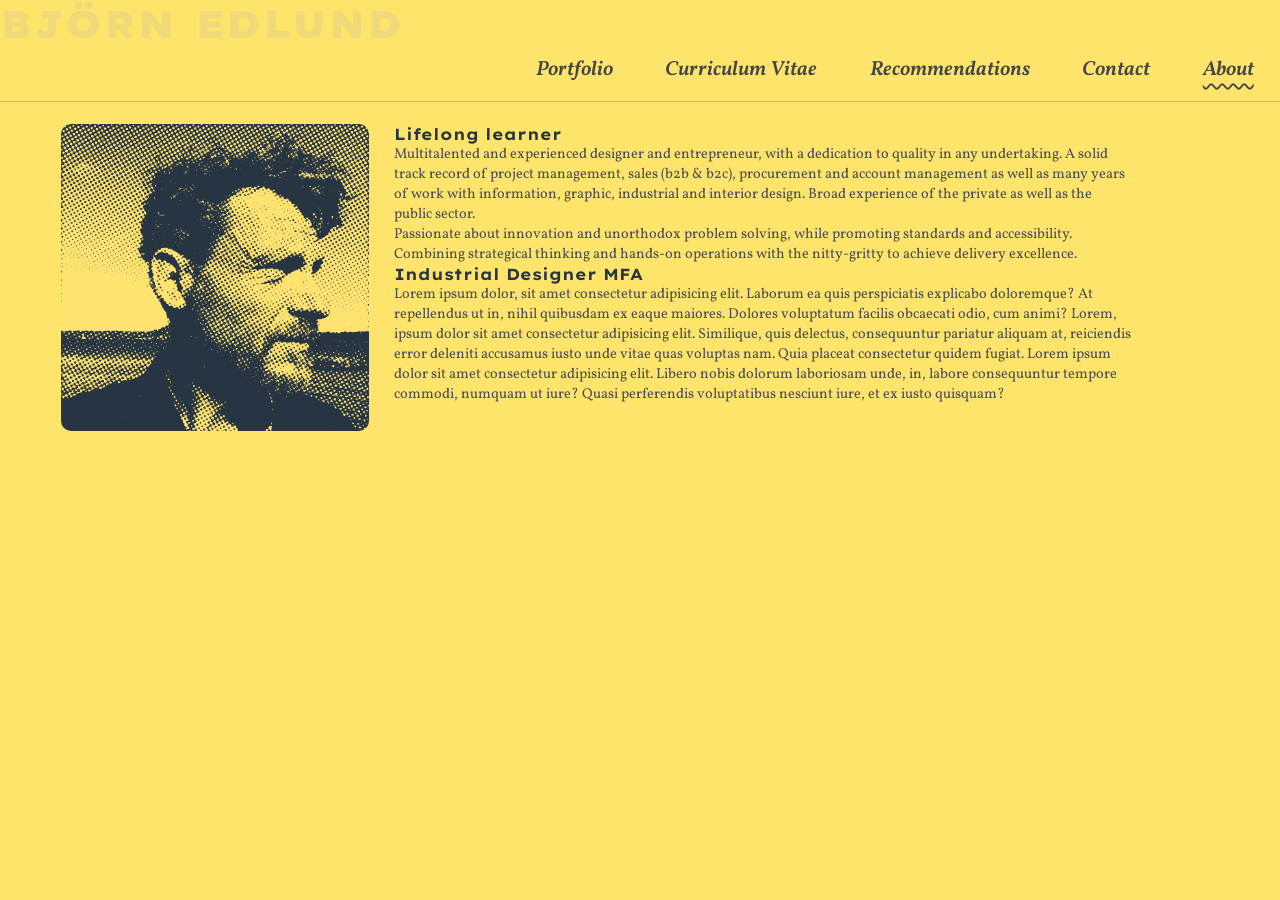
<file: index.html>
<!DOCTYPE html>
<html lang="en">
  <head>
    <link rel="stylesheet" href="css/style.css" />
    <meta charset="UTF-8" />
    <link rel="preconnect" href="https://fonts.googleapis.com" />
    <link rel="preconnect" href="https://fonts.gstatic.com" crossorigin />
    <link
      href="https://fonts.googleapis.com/css2?family=Lexend+Exa:wght@100;200;300;400;500;600;700;800;900&family=Montserrat:ital,wght@0,100;0,200;0,300;0,400;0,500;0,600;0,700;0,800;0,900;1,100;1,200;1,300;1,400;1,500;1,600;1,700;1,800;1,900&family=Vollkorn:ital,wght@0,400;0,500;0,600;0,700;0,800;0,900;1,400;1,500;1,600;1,700;1,800;1,900&display=swap"
      rel="stylesheet"
    />
    <title>ABOUT Björn Edlund</title>
  </head>
  <body>
    <div class="container about-container">
      <header class="header about-header">
        <h2 class="header__h1 about-header__h1">Björn Edlund</h2>
        <h3 class="smallmedia-headline">About</h3>
        <nav class="navbar about-navbar">
          <div class="navbar-foldout-container">
            <input
              class="navbar-menu__button"
              type="checkbox"
              role="”button”"
              tabindex="”0”"
              aria-expanded="false"
              aria-controls="menu"
              aria-label="Open the menu"
            />
            <menu class="navbar-menu about-navbar-menu">
              <li class="menu__item">
                <a class="menu__link" href="portfolio.html">Portfolio</a>
              </li>
              <li class="menu__item">
                <a class="menu__link" href="cv.html">Curriculum Vitae</a>
              </li>
              <li class="menu__item">
                <a class="menu__link" href="recommendations.html"
                  >Recommendations</a
                >
              </li>
              <li class="menu__item">
                <a class="menu__link" href="contact.html">Contact</a>
              </li>
              <li class="menu__item">
                <a class="menu__link menu__link_current" href="index.html"
                  >About</a
                >
              </li>
            </menu>
          </div>
        </nav>
      </header>
      <figure class="figure about-figure">
        <div class="hover-box">
          <img class="box__img" src="img/bjorn_ht-b.png" alt="Björn Edlund" />
          <img
            class="box__img_hover"
            src="img/bjorn_ht-b-colour.png"
            alt="Björn Edlund"
          />
        </div>
      </figure>
      <main class="main about-main" id="main-content">
        <section class="main-section about-main-section">
          <h4 class="main__h4 about-main-section__h4">Lifelong learner</h4>
          <p>
            Multitalented and experienced designer and entrepreneur, with a
            dedication to quality in any undertaking. A solid track record of
            project management, sales (b2b & b2c), procurement and account
            management as well as many years of work with information, graphic,
            industrial and interior design. Broad experience of the private as
            well as the public sector. <br />
            Passionate about innovation and unorthodox problem solving, while
            promoting standards and accessibility. Combining strategical
            thinking and hands-on operations with the nitty-gritty to achieve
            delivery excellence.
          </p>

          <h4 class="main__h4 about-main-section__h4">
            Industrial Designer MFA
          </h4>
          <p>
            Lorem ipsum dolor, sit amet consectetur adipisicing elit.
            <span>Laborum</span> ea quis perspiciatis explicabo doloremque? At
            repellendus ut in, nihil quibusdam ex eaque maiores. Dolores
            voluptatum facilis obcaecati odio, cum animi? Lorem, ipsum dolor sit
            amet consectetur adipisicing elit. Similique, quis delectus,
            consequuntur pariatur aliquam at, reiciendis error deleniti
            accusamus iusto unde vitae quas voluptas nam. Quia placeat
            consectetur quidem fugiat. Lorem ipsum dolor sit amet consectetur
            adipisicing elit. Libero nobis dolorum laboriosam unde, in, labore
            consequuntur tempore commodi, numquam ut iure? Quasi perferendis
            voluptatibus nesciunt iure, et ex iusto quisquam?
          </p>
        </section>
      </main>

      <footer class="footer about-footer"></footer>
    </div>
  </body>
</html>
</file>
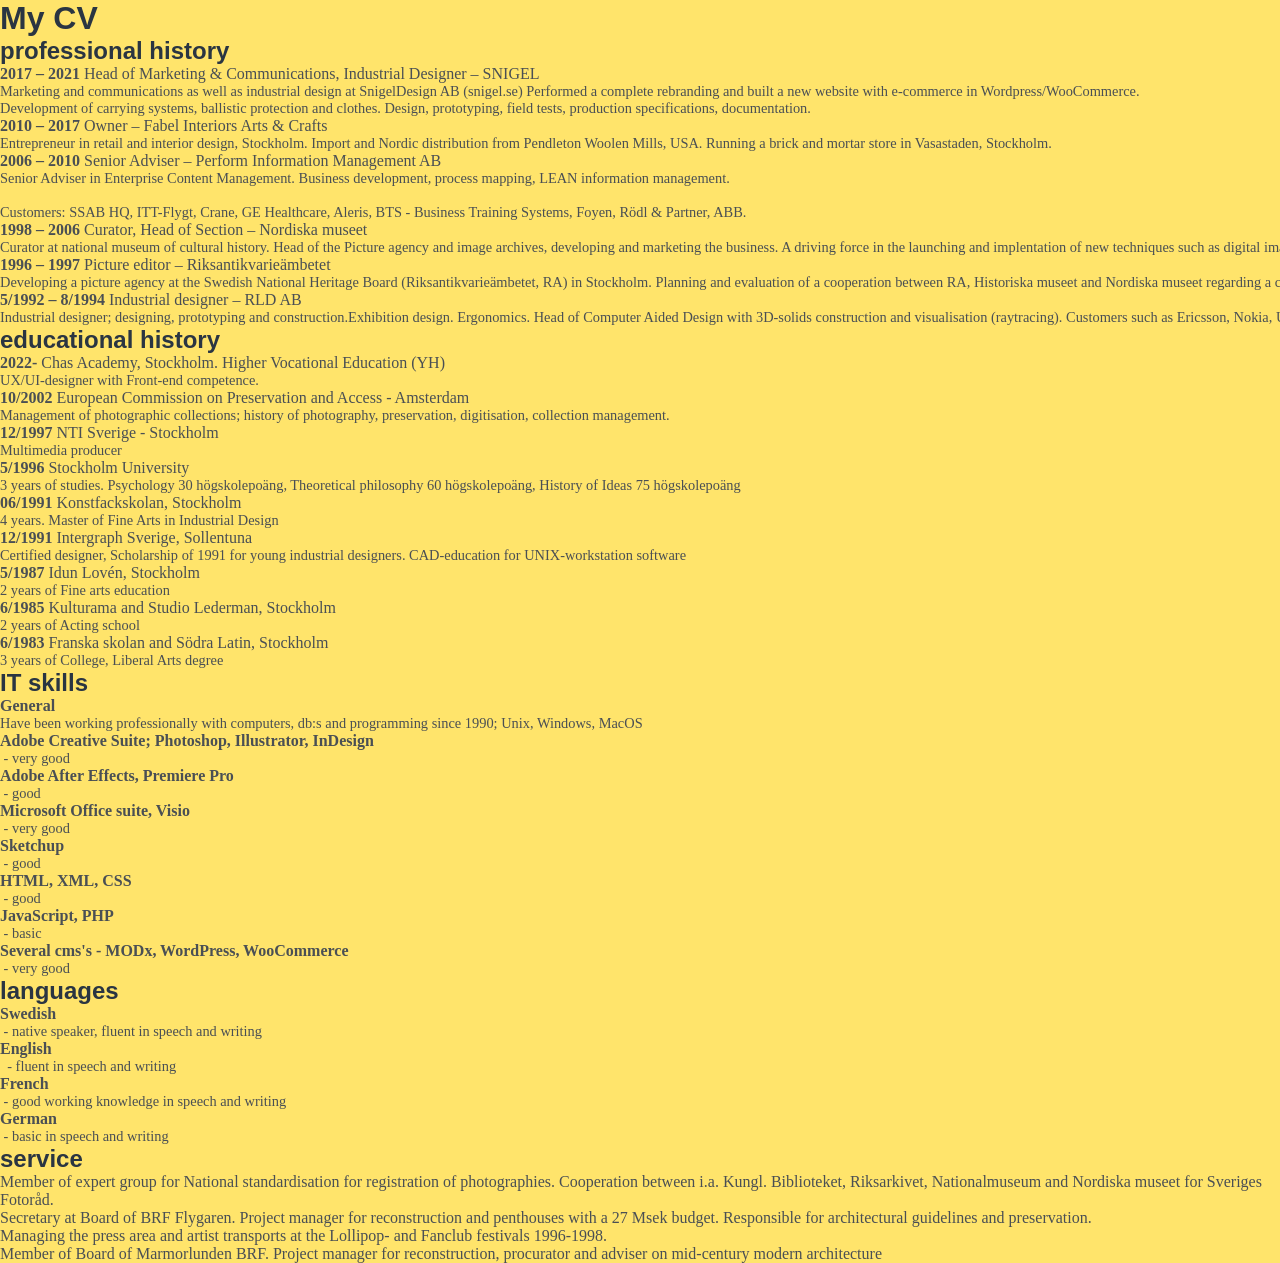
<file: codealong.html>
<!DOCTYPE html>
<html lang="en">
  <head>
    <meta charset="UTF-8" />
    <meta http-equiv="X-UA-Compatible" content="IE=edge" />
    <meta name="viewport" content="width=device-width, initial-scale=1.0" />
    <link rel="stylesheet" href="css/style.css" />
    <title>CV</title>
  </head>
  <body>
    <h1>My CV</h1>
    <h3 class="status">
      Please wait while i fetch CV data
      <div class="lds-ellipsis">
        <div></div>
        <div></div>
        <div></div>
        <div></div>
      </div>
    </h3>

    <section class="myList"></section>
    <script src="js/script.js" defer></script>
  </body>
</html>
</file>
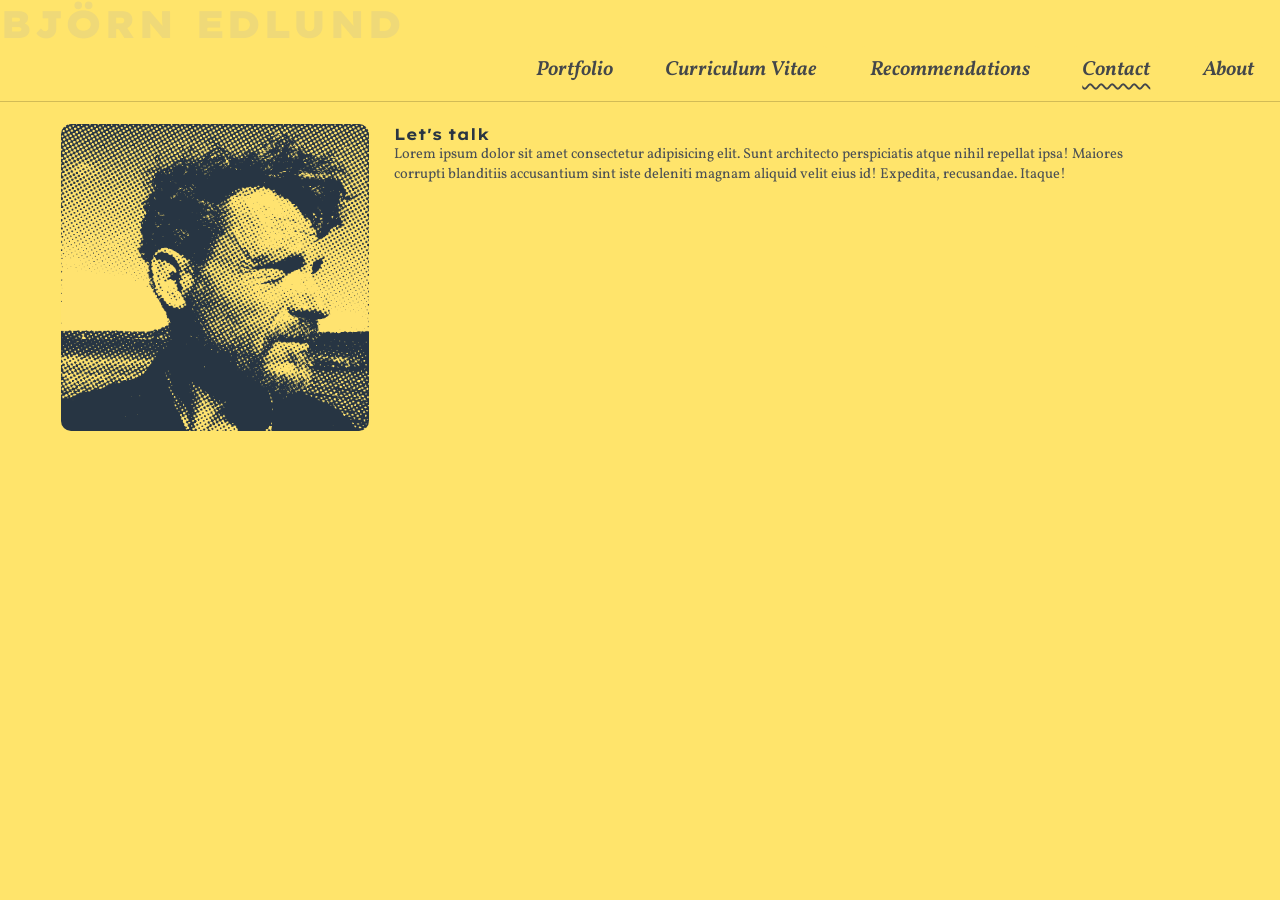
<file: contact.html>
<!DOCTYPE html>
<html lang="en">
  <head>
    <link rel="stylesheet" href="css/style.css" />
    <meta charset="UTF-8" />
    <link rel="preconnect" href="https://fonts.googleapis.com" />
    <link rel="preconnect" href="https://fonts.gstatic.com" crossorigin />
    <link
      href="https://fonts.googleapis.com/css2?family=Lexend+Exa:wght@100;200;300;400;500;600;700;800;900&family=Montserrat:ital,wght@0,100;0,200;0,300;0,400;0,500;0,600;0,700;0,800;0,900;1,100;1,200;1,300;1,400;1,500;1,600;1,700;1,800;1,900&family=Vollkorn:ital,wght@0,400;0,500;0,600;0,700;0,800;0,900;1,400;1,500;1,600;1,700;1,800;1,900&display=swap"
      rel="stylesheet"
    />
    <title>CONTACT Björn Edlund</title>
  </head>
  <body>
    <div class="container contact-container">
      <header class="header contact-header">
        <h1 class="header__h1 contact-header__h1">Björn Edlund</h1>
        <h3 class="smallmedia-headline">Contact</h3>
        <nav class="navbar contact-navbar">
          <div class="navbar-foldout-container">
            <input
              class="navbar-menu__button"
              type="checkbox"
              role="”button”"
              tabindex="”0”"
              aria-expanded="false"
              aria-controls="menu"
              aria-label="Open the menu"
            />
            <menu class="navbar-menu contact-navbar-menu">
              <li class="menu__item">
                <a class="menu__link" href="portfolio.html">Portfolio</a>
              </li>
              <li class="menu__item">
                <a class="menu__link" href="cv.html">Curriculum Vitae</a>
              </li>
              <li class="menu__item">
                <a class="menu__link" href="recommendations.html"
                  >Recommendations</a
                >
              </li>
              <li class="menu__item">
                <a class="menu__link menu__link_current" href="contact.html"
                  >Contact</a
                >
              </li>
              <li class="menu__item">
                <a class="menu__link" href="index.html">About</a>
              </li>
            </menu>
          </div>
        </nav>
      </header>
      <figure class="figure contact-figure">
        <div class="hover-box">
          <img class="box__img" src="img/bjorn_ht-b.png" alt="Björn Edlund" />
          <img
            class="box__img_hover"
            src="img/bjorn_ht-b-colour.png"
            alt="NASA image of Saturn"
          />
        </div>
      </figure>
      <!-- <img src="img/circ2.svg" alt="circles"> -->
      <main class="main contact-main" id="main-content">
        <section class="main-section contact-main-section">
          <h4 class="main__h4 contact-main-section__h4">Let's talk</h4>
          <p>
            Lorem ipsum dolor sit amet consectetur adipisicing elit. Sunt
            architecto perspiciatis atque nihil repellat ipsa! Maiores corrupti
            blanditiis accusantium sint iste deleniti magnam aliquid velit eius
            id! Expedita, recusandae. Itaque!
          </p>
          <!-- <p>
            No matter the size or complexity of your project, no matter how
            urgent or how ethereal your ideas; please don't hesitate to contact
            me. Every invention, every theory, every work of art or engineering
            started with a question. Not all will be easily answered, if ever.
            But the more you engage in them, the better you get at seeing the
            patterns and honoring the clues. etc blah blah
          </p> -->
        </section>
      </main>

      <footer class="footer contact-footer"></footer>
    </div>
  </body>
</html>
</file>
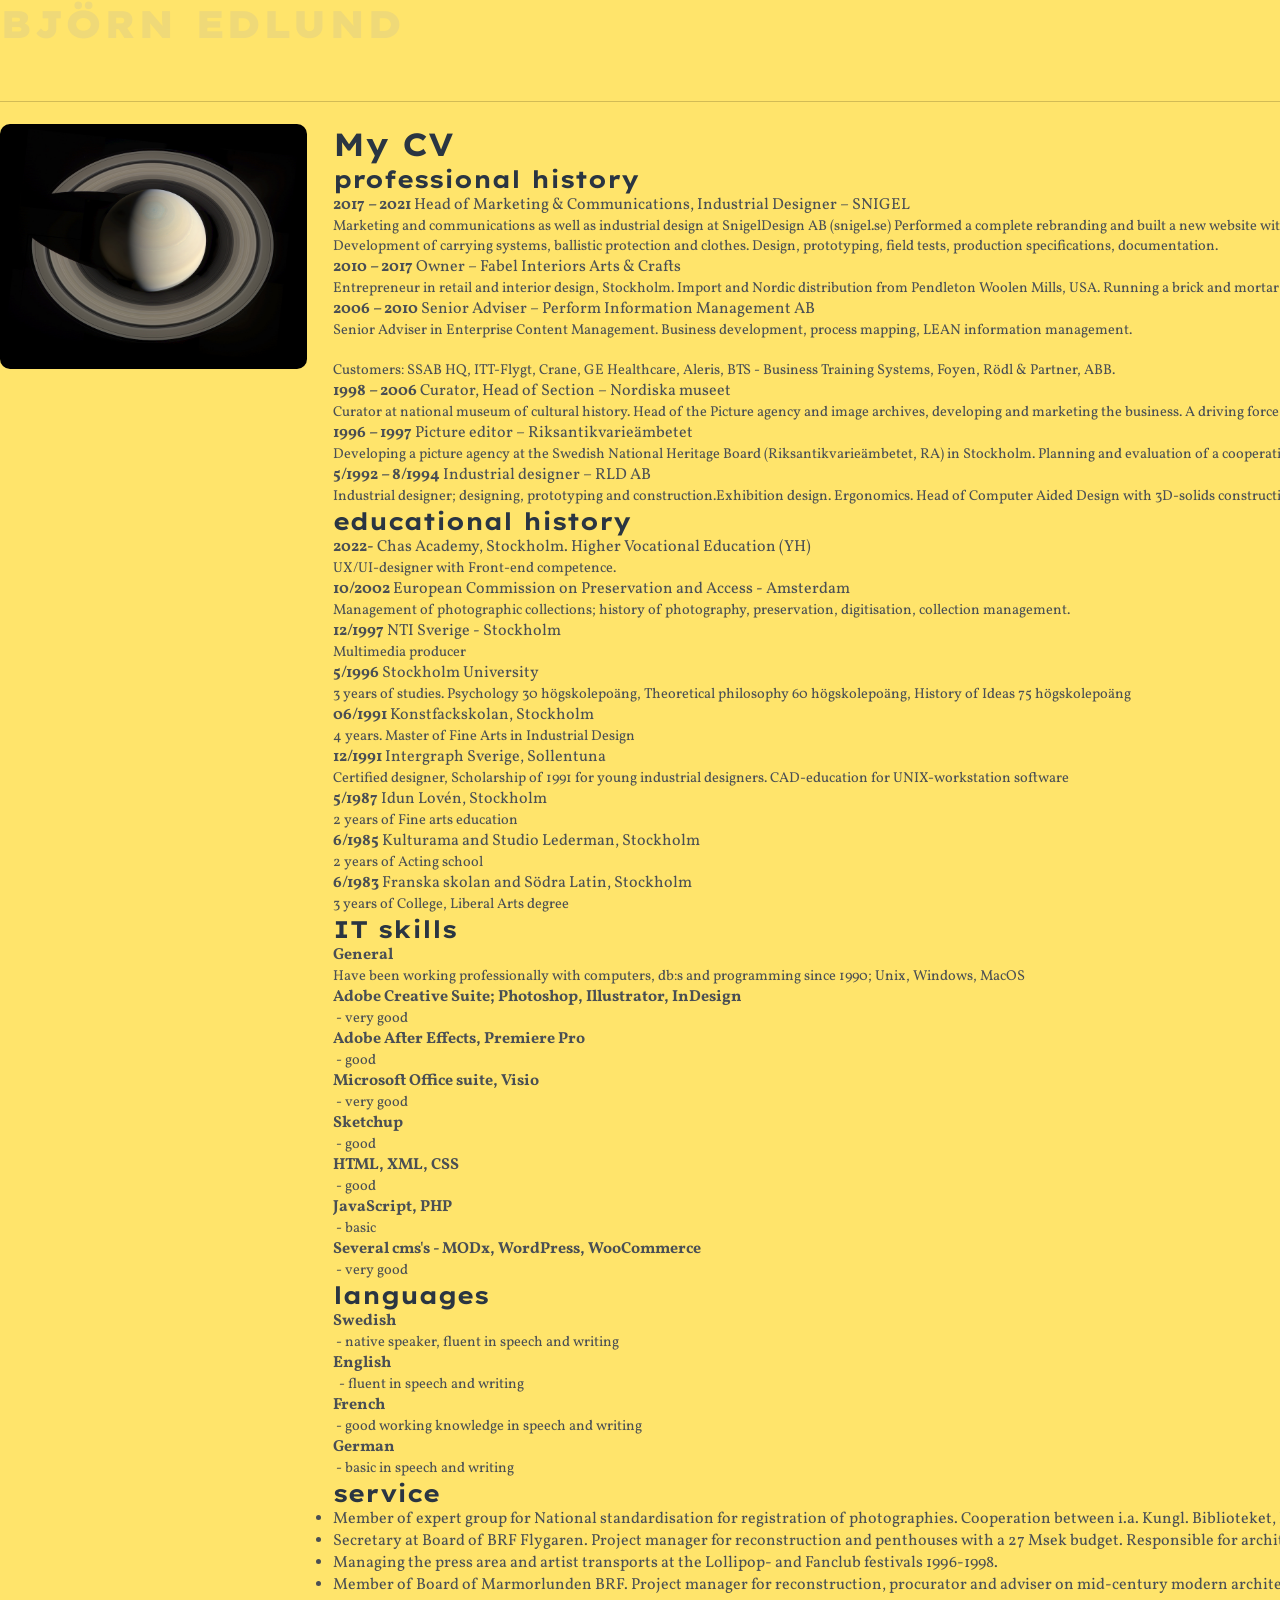
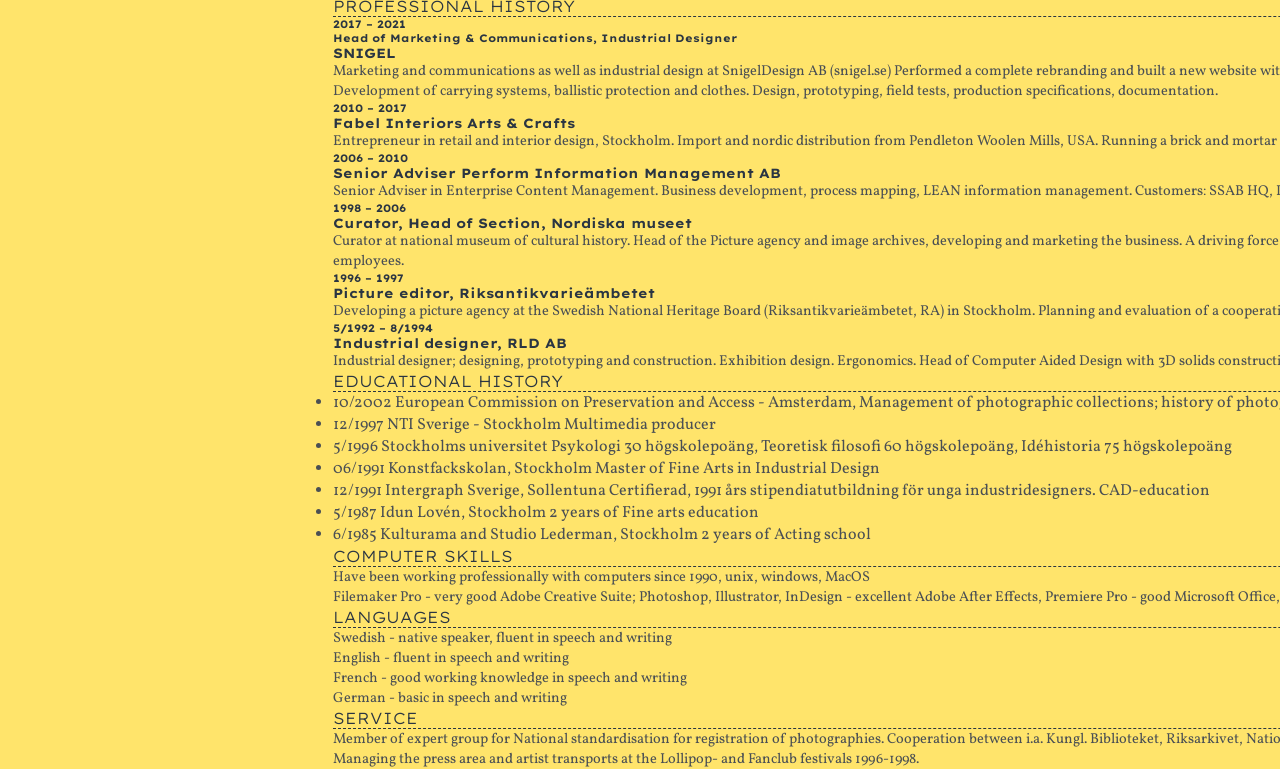
<file: cv.html>
<!DOCTYPE html>
<html lang="en">
  <head>
    <link rel="stylesheet" href="css/style.css" />
    <meta charset="UTF-8" />
    <link rel="preconnect" href="https://fonts.googleapis.com" />
    <link rel="preconnect" href="https://fonts.gstatic.com" crossorigin />
    <link
      href="https://fonts.googleapis.com/css2?family=Lexend+Exa:wght@100;200;300;400;500;600;700;800;900&family=Titillium+Web:ital,wght@0,200;0,300;0,400;0,600;0,700;0,900;1,200;1,300;1,400;1,600;1,700&family=Montserrat:ital,wght@0,100;0,200;0,300;0,400;0,500;0,600;0,700;0,800;0,900;1,100;1,200;1,300;1,400;1,500;1,600;1,700;1,800;1,900&family=Vollkorn:ital,wght@0,400;0,500;0,600;0,700;0,800;0,900;1,400;1,500;1,600;1,700;1,800;1,900&display=swap"
      rel="stylesheet"
    />
    <script src="js/script.js" defer></script>
    <title>CV Björn Edlund</title>
  </head>
  <body>
    <div class="container cv-container">
      <header class="header cv-header">
        <h1 class="header__h1 cv-header__h1">Björn Edlund</h1>
        <h3 class="smallmedia-headline">Curriculum Vitae</h3>
        <nav class="navbar cv-navbar">
          <div class="navbar-foldout-container">
            <input
              class="navbar-menu__button"
              type="checkbox"
              role="”button”"
              tabindex="”0”"
              aria-expanded="false"
              aria-controls="menu"
              aria-label="Open the menu"
            />
            <menu class="navbar-menu cv-navbar-menu">
              <li class="menu__item">
                <a class="menu__link" href="portfolio.html">Portfolio</a>
              </li>
              <li class="menu__item">
                <a class="menu__link menu__link_current" href="cv.html"
                  >Curriculum Vitae</a
                >
              </li>
              <li class="menu__item">
                <a class="menu__link" href="recommendations.html"
                  >Recommendations</a
                >
              </li>
              <li class="menu__item">
                <a class="menu__link" href="contact.html">Contact</a>
              </li>
              <li class="menu__item">
                <a class="menu__link" href="index.html">About</a>
              </li>
            </menu>
          </div>
        </nav>
      </header>
      <figure class="figure cv-figure">
        <div class="hover-box">
          <img
            class="box__img"
            src="img/saturn20131017.jpg"
            alt="NASA image of Saturn"
          />
          <img
            class="box__img_hover"
            src="img/saturn20131017.jpg"
            alt="NASA image of Saturn"
          />
        </div>
      </figure>
      <main class="main cv-main" id="main-content">
        <!-- dynamic replacement below. moved js ref to head-->
        <h1>My CV</h1>
        <h3 class="status">
          Please wait while i fetch CV data
          <div class="lds-ellipsis">
            <div></div>
            <div></div>
            <div></div>
            <div></div>
          </div>
        </h3>

        <section class="myList"></section>
        <!-- **** END of DYNAMIC CONTENT -->
        <section class="main-section cv-main-section">
          <h4 class="main__h4 cv-main-section__h4">PROFESSIONAL HISTORY</h4>
          <hr class="main-section__hr" />
          <p></p>
          <h6 class="cv-section-years__h6">2017 – 2021</h6>
          <h6 class="cv-section__h6">
            Head of Marketing & Communications, Industrial Designer
          </h6>
          <h5 class="cv-section__h5">SNIGEL</h5>
          <p>
            Marketing and communications as well as industrial design at
            SnigelDesign AB (snigel.se) Performed a complete rebranding and
            built a new website with e-commerce in Wordpress/WooCommerce.
          </p>
          <p>
            Development of carrying systems, ballistic protection and clothes.
            Design, prototyping, field tests, production specifications,
            documentation.
          </p>

          <h6 class="cv-section-years__h6">2010 – 2017</h6>
          <h5 class="cv-section__h5">Fabel Interiors Arts & Crafts</h5>
          <p>
            Entrepreneur in retail and interior design, Stockholm. Import and
            nordic distribution from Pendleton Woolen Mills, USA. Running a
            brick and mortar store in Vasastaden, Stockholm.
          </p>

          <h6 class="cv-section-years__h6">2006 – 2010</h6>

          <h5 class="cv-section__h5">
            Senior Adviser Perform Information Management AB
          </h5>
          <p>
            Senior Adviser in Enterprise Content Management. Business
            development, process mapping, LEAN information management.
            Customers: SSAB HQ, ITT-Flygt, Crane, GE Healthcare, Aleris, BTS,
            Business Training Systems, Foyen, Rödl & Partner, ABB.
          </p>

          <h6 class="cv-section-years__h6">1998 – 2006</h6>

          <h5 class="cv-section__h5">
            Curator, Head of Section, Nordiska museet
          </h5>
          <p>
            Curator at national museum of cultural history. Head of the Picture
            agency and image archives, developing and marketing the business. A
            driving force in the launching and implentation of new techniques
            such as digital image processing and storage. Managing and
            digitisation of large image collections (+ 6 millions). Consulting
            on national standardisation issues in the field of photography,
            digital images and metadata. Budgeting and managing 4 to 6
            employees.
          </p>

          <h6 class="cv-section-years__h6">1996 – 1997</h6>
          <h5 class="cv-section__h5">Picture editor, Riksantikvarieämbetet</h5>
          <p>
            Developing a picture agency at the Swedish National Heritage Board
            (Riksantikvarieämbetet, RA) in Stockholm. Planning and evaluation of
            a cooperation between RA, Historiska museet and Nordiska museet
            regarding a common agency and website. Design and development of a
            FileMaker ERP- system.
          </p>

          <h6 class="cv-section-years__h6">5/1992 – 8/1994</h6>
          <h5 class="cv-section__h5">Industrial designer, RLD AB</h5>
          <p>
            Industrial designer; designing, prototyping and construction.
            Exhibition design. Ergonomics. Head of Computer Aided Design with 3D
            solids construction and visualisation (raytracing). Customers such
            as Ericsson, Nokia, UBI, ICL, Fujitsu.
          </p>

          <h4 class="main__h4 cv-main-section__h4">EDUCATIONAL HISTORY</h4>
          <hr class="main-section__hr" />
          <ul class="cv-education__ul">
            <li class="cv__li">
              10/2002 European Commission on Preservation and Access -
              Amsterdam, Management of photographic collections; history of
              photography, preservation, digitisation, collection management.
            </li>
            <li class="cv__li">
              12/1997 NTI Sverige - Stockholm Multimedia producer
            </li>
            <li class="cv__li">
              5/1996 Stockholms universitet Psykologi 30 högskolepoäng,
              Teoretisk filosofi 60 högskolepoäng, Idéhistoria 75 högskolepoäng
            </li>
            <li class="cv__li">
              06/1991 Konstfackskolan, Stockholm Master of Fine Arts in
              Industrial Design
            </li>
            <li class="cv__li">
              12/1991 Intergraph Sverige, Sollentuna Certifierad, 1991 års
              stipendiatutbildning för unga industridesigners. CAD-education
            </li>
            <li class="cv__li">
              5/1987 Idun Lovén, Stockholm 2 years of Fine arts education
            </li>
            <li class="cv__li">
              6/1985 Kulturama and Studio Lederman, Stockholm 2 years of Acting
              school
            </li>
          </ul>

          <h4 class="main__h4 cv-main-section__h4">COMPUTER SKILLS</h4>
          <hr class="main-section__hr" />
          <p>
            Have been working professionally with computers since 1990, unix,
            windows, MacOS
          </p>
          <p>
            Filemaker Pro - very good Adobe Creative Suite; Photoshop,
            Illustrator, InDesign - excellent Adobe After Effects, Premiere Pro
            - good Microsoft Office, Visio - very good Sketchup - good HTML,
            XML, CSS - good Several cms - MODx, WordPress, WooCommerce - very
            good
          </p>

          <h4 class="main__h4 cv-main-section__h4">LANGUAGES</h4>
          <hr class="main-section__hr" />
          <p>
            Swedish - native speaker, fluent in speech and writing <br />
            English - fluent in speech and writing <br />
            French - good working knowledge in speech and writing <br />
            German - basic in speech and writing <br />
          </p>

          <h4 class="main__h4 cv-main-section__h4">SERVICE</h4>
          <hr class="main-section__hr" />
          <p>
            Member of expert group for National standardisation for registration
            of photographies. Cooperation between i.a. Kungl. Biblioteket,
            Riksarkivet, Nationalmuseum and Nordiska museet for Sveriges
            Fotoråd. Secretary at BRF Flygaren. Project manager for
            reconstruction and penthouses with a 27 Msek budget. Responsible for
            architectural guidelines and preservation.
          </p>
          <p>
            Managing the press area and artist transports at the Lollipop- and
            Fanclub festivals 1996-1998.
          </p>
        </section>
      </main>
    </div>
  </body>
</html>
</file>
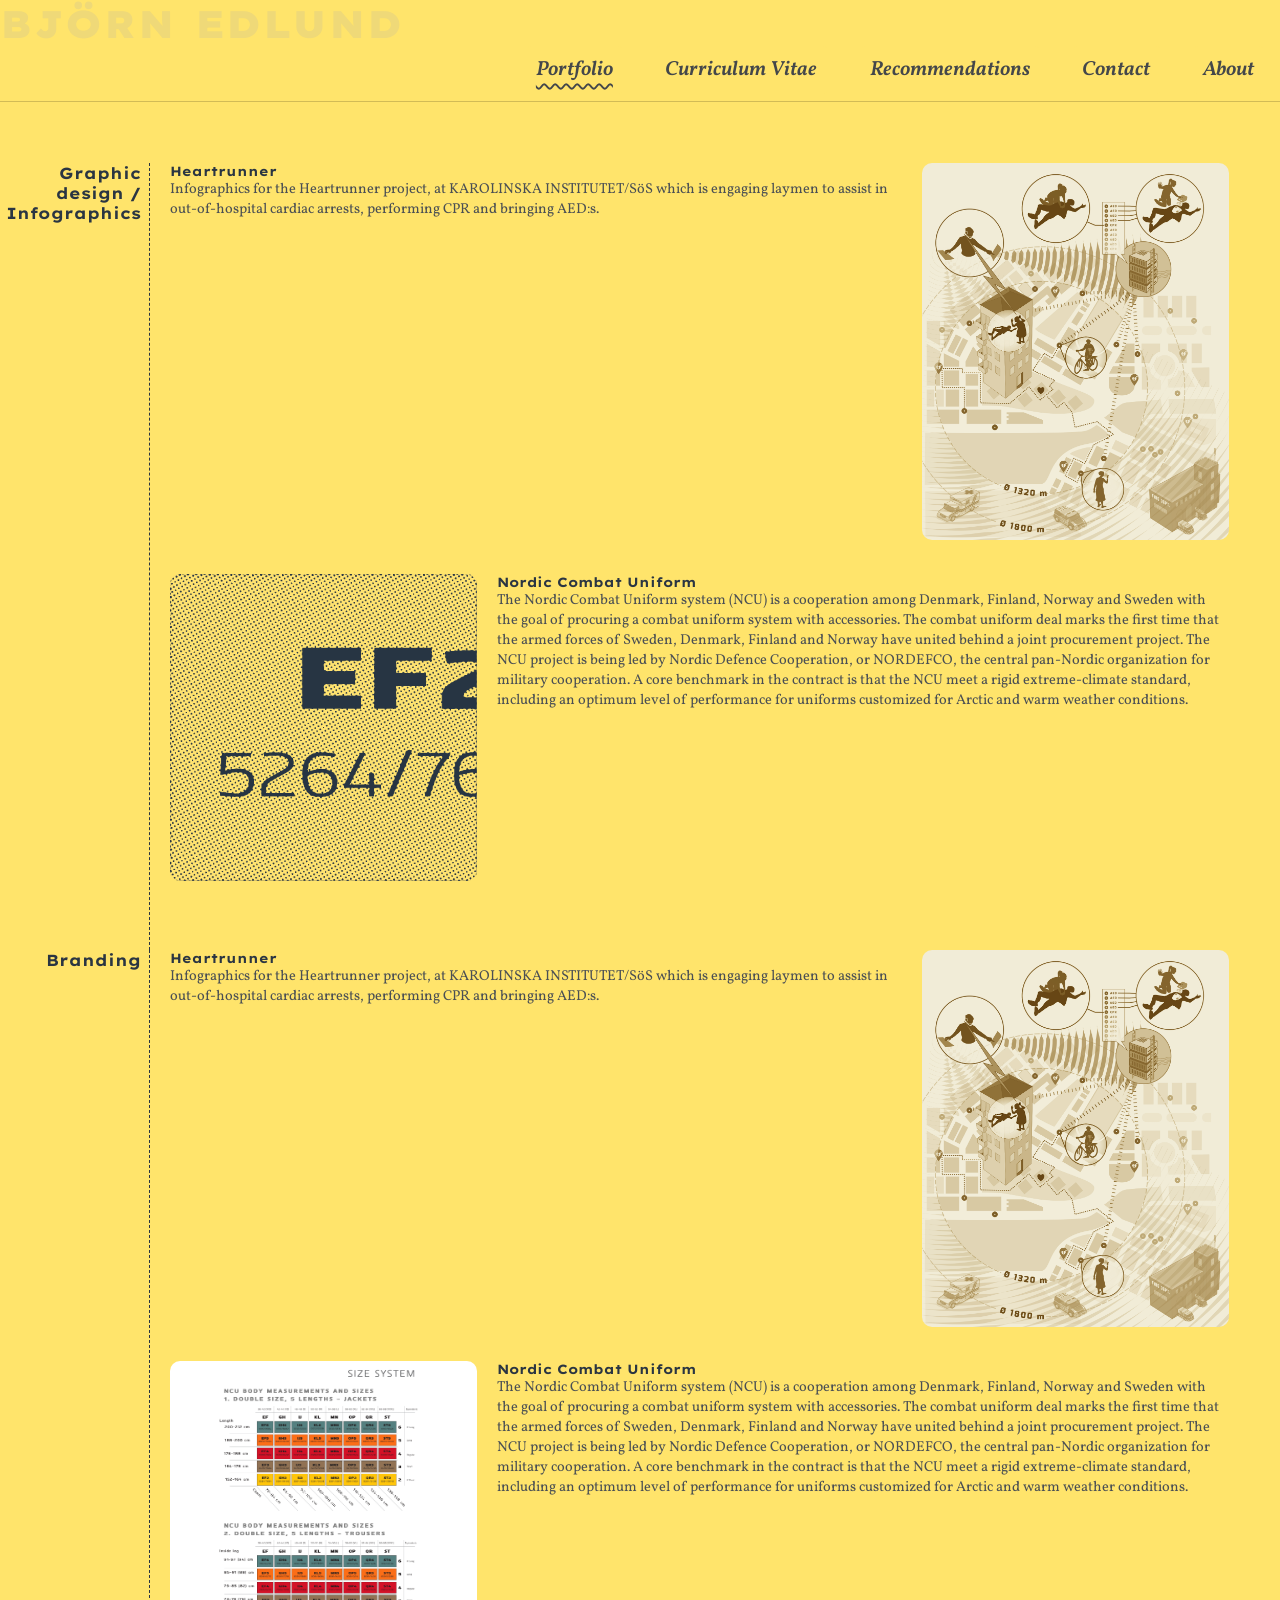
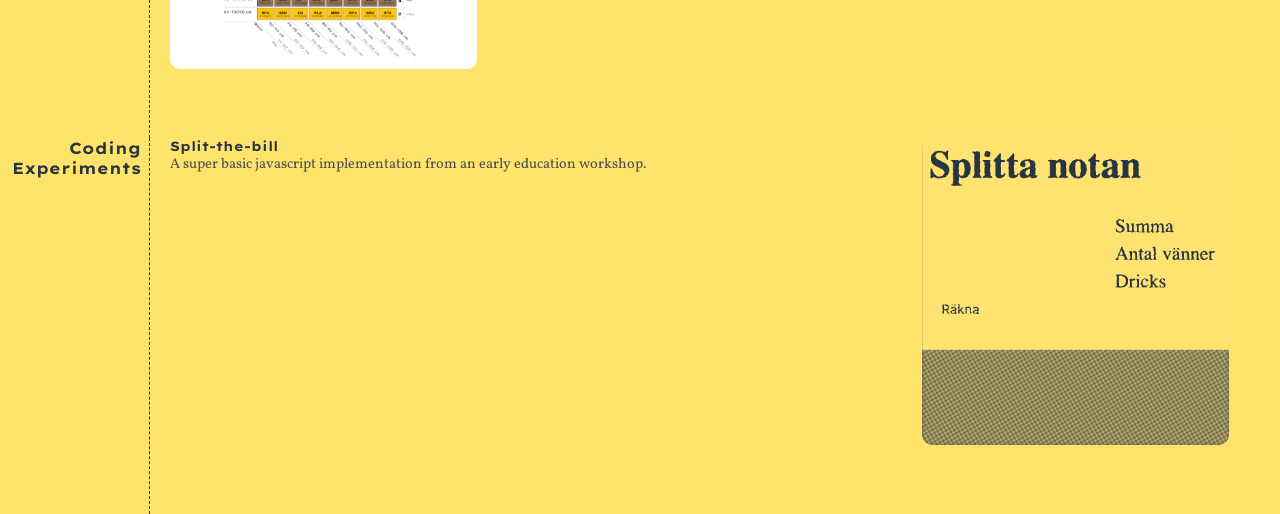
<file: portfolio.html>
<!DOCTYPE html>
<html lang="en">
  <head>
    <link rel="stylesheet" href="css/style.css" />
    <meta charset="UTF-8" />
    <link rel="preconnect" href="https://fonts.googleapis.com" />
    <link rel="preconnect" href="https://fonts.gstatic.com" crossorigin />
    <link
      href="https://fonts.googleapis.com/css2?family=Lexend+Exa:wght@100;200;300;400;500;600;700;800;900&family=Montserrat:ital,wght@0,100;0,200;0,300;0,400;0,500;0,600;0,700;0,800;0,900;1,100;1,200;1,300;1,400;1,500;1,600;1,700;1,800;1,900&family=Vollkorn:ital,wght@0,400;0,500;0,600;0,700;0,800;0,900;1,400;1,500;1,600;1,700;1,800;1,900&display=swap"
      rel="stylesheet"
    />
    <script src="js/github.js" defer></script>
    <title>PORTFOLIO Björn Edlund</title>
  </head>
  <body>
    <div class="container portfolio-container">
      <header class="header portfolio-header">
        <h1 class="header__h1 portfolio-header__h1">Björn Edlund</h1>
        <h3 class="smallmedia-headline">Portfolio</h3>
        <nav class="navbar portfolio-navbar">
          <div class="navbar-foldout-container">
            <input
              class="navbar-menu__button"
              type="checkbox"
              role="”button”"
              tabindex="”0”"
              aria-expanded="false"
              aria-controls="menu"
              aria-label="Open the menu"
            />
            <menu class="navbar-menu portfolio-navbar-menu">
              <li class="menu__item">
                <a class="menu__link menu__link_current" href="portfolio.html"
                  >Portfolio</a
                >
              </li>
              <li class="menu__item">
                <a class="menu__link" href="cv.html">Curriculum Vitae</a>
              </li>
              <li class="menu__item">
                <a class="menu__link" href="recommendations.html"
                  >Recommendations</a
                >
              </li>
              <li class="menu__item">
                <a class="menu__link" href="contact.html">Contact</a>
              </li>
              <li class="menu__item">
                <a class="menu__link" href="index.html">About</a>
              </li>
            </menu>
          </div>
        </nav>
      </header>
      <div class="wrapper">
        <main class="main portfolio-main" id="main-content">
          <section class="main-section portfolio-main-section">
            <header class="portfolio-section-header">
              <h4 class="section__h4 portfolio-section__h4">
                Graphic design / Infographics
              </h4>
            </header>

            <div class="portfolio-articles">
              <article class="portfolio-main-article_odd">
                <figure>
                  <div class="hover-box">
                    <img
                      class="box__img"
                      src="img/Hrunner-state2_v-sepia.png"
                      alt="Heartrunner infographics"
                    />
                    <img
                      class="box__img_hover"
                      src="img/Hrunner-state2_v4.png"
                      alt="Heartrunner infographics"
                    />
                  </div>
                </figure>

                <div>
                  <h5>Heartrunner</h5>
                  <p>
                    Infographics for the Heartrunner project, at KAROLINSKA
                    INSTITUTET/SöS which is engaging laymen to assist in
                    out-of-hospital cardiac arrests, performing CPR and bringing
                    AED:s.
                  </p>
                </div>
              </article>
              <article class="portfolio-main-article_even">
                <figure>
                  <div class="hover-box">
                    <img
                      class="box__img"
                      src="img/NCU-clip_yellow-ht.png"
                      alt="Heartrunner infographics"
                    />
                    <img
                      class="box__img_hover"
                      src="img/NCU_measures.png "
                      alt="Heartrunner infographics"
                    />
                  </div>
                </figure>
                <div>
                  <h5>Nordic Combat Uniform</h5>
                  <p>
                    The Nordic Combat Uniform system (NCU) is a cooperation
                    among Denmark, Finland, Norway and Sweden with the goal of
                    procuring a combat uniform system with accessories. The
                    combat uniform deal marks the first time that the armed
                    forces of Sweden, Denmark, Finland and Norway have united
                    behind a joint procurement project. The NCU project is being
                    led by Nordic Defence Cooperation, or NORDEFCO, the central
                    pan-Nordic organization for military cooperation. A core
                    benchmark in the contract is that the NCU meet a rigid
                    extreme-climate standard, including an optimum level of
                    performance for uniforms customized for Arctic and warm
                    weather conditions.
                  </p>
                </div>
              </article>
            </div>
          </section>

          <section class="main-section portfolio-main-section">
            <header class="portfolio-section-header">
              <h4 class="section__h4 portfolio-section__h4">Branding</h4>
            </header>

            <div class="portfolio-articles">
              <article class="portfolio-main-article_odd">
                <figure>
                  <div class="hover-box">
                    <img
                      class="box__img"
                      src="img/Hrunner-state2_v-sepia.png"
                      alt="Heartrunner infographics"
                    />
                    <img
                      class="box__img_hover"
                      src="img/Hrunner-state2_v4.png"
                      alt="Heartrunner infographics"
                    />
                  </div>
                </figure>

                <div>
                  <h5>Heartrunner</h5>
                  <p>
                    Infographics for the Heartrunner project, at KAROLINSKA
                    INSTITUTET/SöS which is engaging laymen to assist in
                    out-of-hospital cardiac arrests, performing CPR and bringing
                    AED:s.
                  </p>
                </div>
              </article>
              <article class="portfolio-main-article_even">
                <figure>
                  <div class="hover-box">
                    <img
                      class="box__img"
                      src="img/NCU_measures.png"
                      alt="Heartrunner infographics"
                    />
                    <img
                      class="box__img_hover"
                      src="img/NCU_measures.png "
                      alt="Heartrunner infographics"
                    />
                  </div>
                </figure>
                <div>
                  <h5>Nordic Combat Uniform</h5>
                  <p>
                    The Nordic Combat Uniform system (NCU) is a cooperation
                    among Denmark, Finland, Norway and Sweden with the goal of
                    procuring a combat uniform system with accessories. The
                    combat uniform deal marks the first time that the armed
                    forces of Sweden, Denmark, Finland and Norway have united
                    behind a joint procurement project. The NCU project is being
                    led by Nordic Defence Cooperation, or NORDEFCO, the central
                    pan-Nordic organization for military cooperation. A core
                    benchmark in the contract is that the NCU meet a rigid
                    extreme-climate standard, including an optimum level of
                    performance for uniforms customized for Arctic and warm
                    weather conditions.
                  </p>
                </div>
              </article>
            </div>
          </section>
          <section class="main-section portfolio-main-section">
            <header class="portfolio-section-header">
              <h4 class="section__h4 portfolio-section__h4">
                Coding Experiments
              </h4>
            </header>

            <div class="portfolio-articles">
              <article class="portfolio-main-article_odd">
                <figure>
                  <a
                    href="https://github.com/eddygrove/split_the_bill"
                    target="_blank"
                  >
                    <div class="hover-box">
                      <img
                        class="box__img"
                        src="img/split-bill_yellow-ht.png"
                        alt="Split-the-Bill screenshot"
                      />
                      <img
                        class="box__img_hover"
                        src="img/split-bill-ht.png"
                        alt="Heartrunner infographics"
                      />
                    </div>
                  </a>
                </figure>

                <div>
                  <div id="gitRepos"></div>

                  <h5>Split-the-bill</h5>
                  <p>
                    A super basic javascript implementation from an early
                    education workshop.
                  </p>
                </div>
              </article>
            </div>
          </section>
          <!-- </div> -->
          <!-- 
        <h4 class="section__h4 portfolio-section__h4">Branding</h4>
        ERA <br />
        Perform <br />
        Waterfront <br />
        Fabel <br />
        Hoffmans <br />
        Snigel <br />
        Kilen <br />

        <h4 class="section__h4 portfolio-section__h4">industrial design</h4>
        <p>
          RAÄ <br />
          Atlet <br />
          ABB Robotics <br />
          Ultraljud <br />
          Sandvik Hand Tools <br />
          Fujitsu <br />
          UBI <br />
          Ericsson (AXE-N) <br />
          Ericsson MD <br />
          SNIGEL <br />
        </p>

        <h4 class="section__h4 portfolio-section__h4">Databases and Archives</h4>
        <p>
          Era/RAÄ <br />
          TILDE <br />
          …? <br />
        </p>

        <h4 class="section__h4 portfolio-section__h4">Standards Metadata</h4>
        <p>
          Dataelementkatalogen <br />
          ITT Flygt XML-DITA <br />
        </p>
        <h4 class="section__h4 portfolio-section__h4">Information Management</h4>
        <p>
          LEAN <br />
          Agile <br />
        </p>

        <h4 class="section__h4 portfolio-section__h4">Architecture</h4>
        <p>
          Flygaren <br />
          Steninge <br />
          Skaftö <br />
          Kilen <br />
          Norskt golv <br />
          Marmorlunden <br />
        </p>
        <h4 class="section__h4 portfolio-section__h4">Web</h4> -->
          <!-- </section> -->
        </main>
      </div>
      <!-- <footer class="footer portfolio-footer"></footer> -->
    </div>
  </body>
</html>
</file>
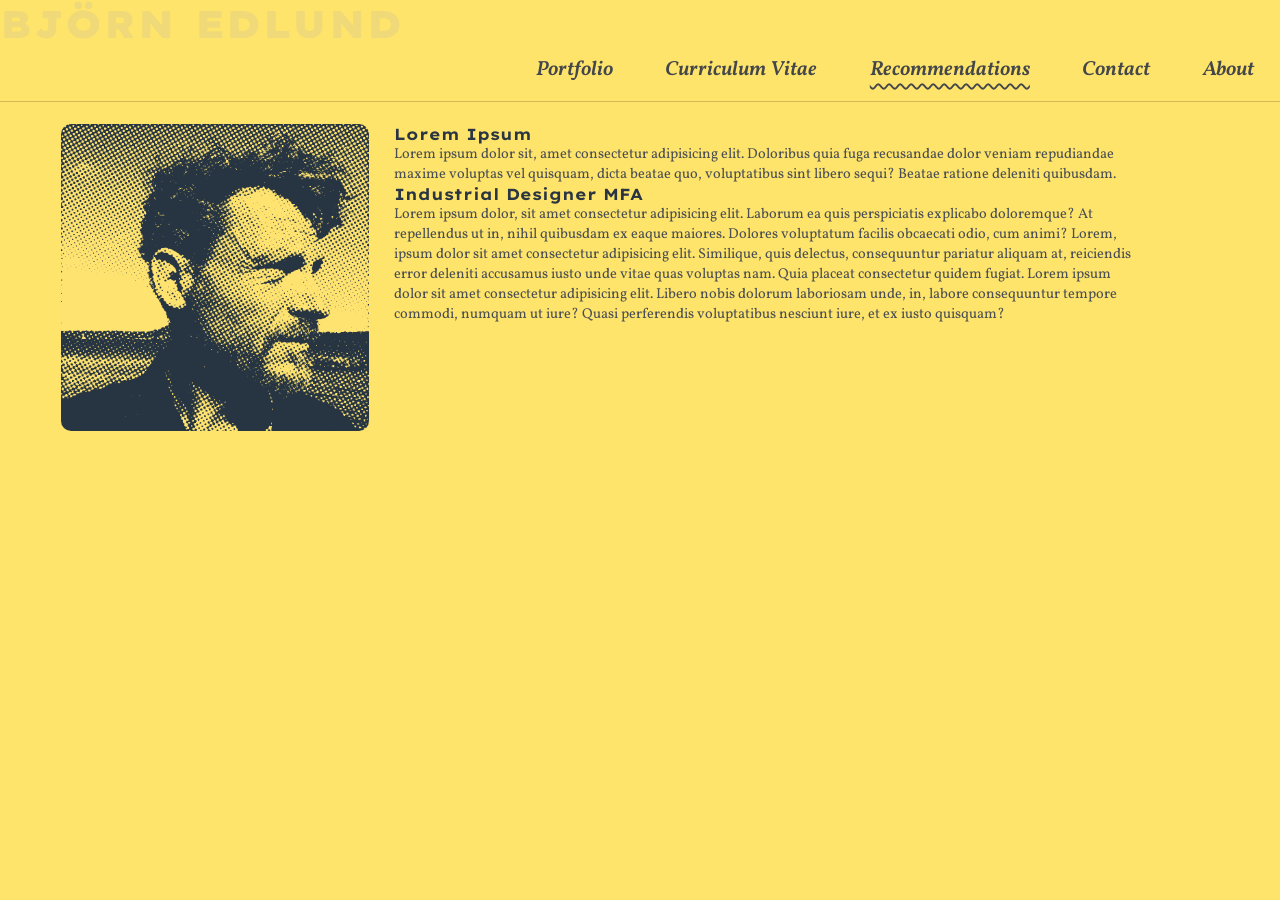
<file: recommendations.html>
<!DOCTYPE html>
<html lang="en">
  <head>
    <link rel="stylesheet" href="css/style.css" />
    <meta charset="UTF-8" />
    <link rel="preconnect" href="https://fonts.googleapis.com" />
    <link rel="preconnect" href="https://fonts.gstatic.com" crossorigin />
    <link
      href="https://fonts.googleapis.com/css2?family=Lexend+Exa:wght@100;200;300;400;500;600;700;800;900&family=Montserrat:ital,wght@0,100;0,200;0,300;0,400;0,500;0,600;0,700;0,800;0,900;1,100;1,200;1,300;1,400;1,500;1,600;1,700;1,800;1,900&family=Vollkorn:ital,wght@0,400;0,500;0,600;0,700;0,800;0,900;1,400;1,500;1,600;1,700;1,800;1,900&display=swap"
      rel="stylesheet"
    />
    <title>RECOMMENDATIONS Björn Edlund</title>
  </head>
  <body>
    <div class="container recs-container">
      <header class="header recs-header">
        <h1 class="header__h1 recs-header__h1">Björn Edlund</h1>
        <h3 class="smallmedia-headline">Recommendations</h3>

        <nav class="navbar recs-navbar">
          <div class="navbar-foldout-container">
            <input
              class="navbar-menu__button"
              type="checkbox"
              role="”button”"
              tabindex="”0”"
              aria-expanded="false"
              aria-controls="menu"
              aria-label="Open the menu"
            />
            <menu class="navbar-menu recs-navbar-menu">
              <li class="menu__item">
                <a class="menu__link" href="portfolio.html">Portfolio</a>
              </li>
              <li class="menu__item">
                <a class="menu__link" href="cv.html">Curriculum Vitae</a>
              </li>
              <li class="menu__item">
                <a
                  class="menu__link menu__link_current"
                  href="recommendations.html"
                  >Recommendations</a
                >
              </li>
              <li class="menu__item">
                <a class="menu__link" href="contact.html">Contact</a>
              </li>
              <li class="menu__item">
                <a class="menu__link" href="index.html">About</a>
              </li>
            </menu>
          </div>
        </nav>
      </header>
      <figure class="figure recs-figure">
        <div class="hover-box">
          <img class="box__img" src="img/bjorn_ht-b.png" alt="Björn Edlund" />
          <img
            class="box__img_hover"
            src="img/bjorn_ht-b-colour.png"
            alt="NASA image of Saturn"
          />
        </div>
      </figure>
      <!-- <img src="img/circ2.svg" alt="circles"> -->
      <main class="main recs-main" id="main-content">
        <section class="main-section recs-main-section">
          <h4 class="main__h4 recs-main-section__h4">Lorem Ipsum</h4>
          <p>
            Lorem ipsum dolor sit, amet consectetur adipisicing elit. Doloribus
            quia fuga recusandae dolor veniam repudiandae maxime voluptas vel
            quisquam, dicta beatae quo, voluptatibus sint libero sequi? Beatae
            ratione deleniti quibusdam.
          </p>

          <h4 class="main__h4 recs-main-section__h4">
            Industrial Designer MFA
          </h4>
          <p>
            Lorem ipsum dolor, sit amet consectetur adipisicing elit.
            <span>Laborum</span> ea quis perspiciatis explicabo doloremque? At
            repellendus ut in, nihil quibusdam ex eaque maiores. Dolores
            voluptatum facilis obcaecati odio, cum animi? Lorem, ipsum dolor sit
            amet consectetur adipisicing elit. Similique, quis delectus,
            consequuntur pariatur aliquam at, reiciendis error deleniti
            accusamus iusto unde vitae quas voluptas nam. Quia placeat
            consectetur quidem fugiat. Lorem ipsum dolor sit amet consectetur
            adipisicing elit. Libero nobis dolorum laboriosam unde, in, labore
            consequuntur tempore commodi, numquam ut iure? Quasi perferendis
            voluptatibus nesciunt iure, et ex iusto quisquam?
          </p>
        </section>
      </main>

      <footer class="footer recs-footer"></footer>
    </div>
  </body>
</html>
</file>
<file: css/style.css>
/*-------------------*\
  #GLOBAL SETTINGS
\*-------------------*/

*,
*::before,
*::after {
  box-sizing: border-box;
  margin: 0;
  padding: 0;
}

body {
  font-family: "Vollkorn", Georgia, Times, "Times New Roman", serif;
  color: #4a4f54;
  background-color: #ffe46b;

  /* background-image: url(../img/circ2_a.svg);
    background-repeat: no-repeat;
    background-size: auto 120vh; */
}

p {
  font-size: clamp(0.7rem, 0.9rem, 1.3rem);
}

h1,
h2,
h3,
h4,
h5,
h6 {
  color: #2a3542;
  font-family: "Lexend Exa", "Montserrat", Verdana, Geneva, Tahoma, sans-serif;
}
/* h4 {
  font-size: clamp(1rem, 1.4rem, 1.6rem);
}
h5 {
  font-size: clamp(1rem, 1.1rem, 1.5rem);
} */

hr {
  border: 0;
  border-bottom: 1px dashed #2a3542;
}

/* to honour "/n"-style line breaks from json files*/
.myList > * p {
  white-space: pre;
}

/*-------------------*\
  #ANIMATED LOADER
\*-------------------*/

.lds-ellipsis {
  display: inline-block;
  position: relative;
  width: 80px;
  height: 80px;
}
.lds-ellipsis div {
  position: absolute;
  top: 73px;
  width: 7px;
  height: 7px;
  border-radius: 50%;
  background: #000000;
  animation-timing-function: cubic-bezier(0, 1, 1, 0);
}
.lds-ellipsis div:nth-child(1) {
  left: 8px;
  animation: lds-ellipsis1 0.6s infinite;
}
.lds-ellipsis div:nth-child(2) {
  left: 8px;
  animation: lds-ellipsis2 0.6s infinite;
}
.lds-ellipsis div:nth-child(3) {
  left: 32px;
  animation: lds-ellipsis2 0.6s infinite;
}
.lds-ellipsis div:nth-child(4) {
  left: 56px;
  animation: lds-ellipsis3 0.6s infinite;
}
@keyframes lds-ellipsis1 {
  0% {
    transform: scale(0);
  }
  100% {
    transform: scale(1);
  }
}
@keyframes lds-ellipsis3 {
  0% {
    transform: scale(1);
  }
  100% {
    transform: scale(0);
  }
}
@keyframes lds-ellipsis2 {
  0% {
    transform: translate(0, 0);
  }
  100% {
    transform: translate(24px, 0);
  }
}

/*-------------------*\
  #PAGE CONTAINERS
\*-------------------*/

.about-container,
.container {
  display: grid;
  gap: 2vw;
  grid-template-columns: 3fr 6fr 1fr;
  grid-template-rows: 98px 70vh 1fr;
}

.portfolio-container {
  display: grid;
  gap: 0.8em;
  grid-template-columns: auto 1fr 2fr 1fr auto;
  grid-template-rows: 150px auto;
}

/* wrapper to help main area from disappearing under sticky header when in flex display  */

/*-------------------*\
  #HEADERS
\*-------------------*/

.about-header,
.header {
  grid-column: 1 / 4;
  grid-row: 1 / 2;
  position: sticky;
  top: 0;
  height: 8vw;
  width: 100%;
  z-index: 200;
}

.about-header__h1,
.header__h1 {
  color: #efd978;
  font-size: clamp(3vw, 2.4rem, 7vw);
  font-weight: 900;
  text-transform: uppercase;
  letter-spacing: 0.05em;
  background-color: rgb(255, 228, 107);
}

/* headline when navbar menu is collapsed in e.g. mobile */
.smallmedia-headline {
  display: none;
}
/****** PORTFOLIO ******/
.portfolio-header {
  grid-column: 1 / 6;
}

.portfolio-header__h1 {
}

/*-------------------*\
  #NAVIGATION
\*-------------------*/

.navbar,
.about-navbar {
  padding: 0 0 0 25px;
  display: flex;
  justify-content: flex-end;
  background-color: #ffe46b;
  border-bottom: #d2bb56 solid 1px;
}

.navbar-menu,
.about-navbar-menu {
  display: flex;
  flex-wrap: wrap;
  justify-content: flex-end;
  list-style: none;
  line-height: 0.8em;
}

.menu__item {
  text-align: right;
  /* padding-left: .5em; */
  padding: 0 1em 0.5em 1em;

  /* background-color: lightsalmon; */
}

.menu__link {
  color: #44474a;
  /* vw units for graceful shrinking */
  font-size: clamp(1rem, 1.6vw, 1.7vw);
  font-weight: 600;
  font-style: italic;
  text-decoration: none;
  padding: 0.5em;
  line-height: 2.2em;
  background: #ffe46b;
  cursor: pointer;
  border-radius: 5px;
  box-shadow: 0px 0px 0px 0px #44474a;
  transition: box-shadow 0.2s linear;
  /* margin: 0.5em; */
}

/* hover and active effects on links in menu */
.menu__link:hover {
  box-shadow: 0px 0px 3px 3px #44474a;
}

.menu__link:active {
  color: #f32525;
}

/* disabling these hover and active effects on link serving as the current page title */
.menu__link_current:hover {
  box-shadow: none;
}

.menu__link_current:active {
  color: currentColor;
}

/* styling the link serving as the current page title */
.menu__link_current {
  text-decoration: underline;
  text-decoration-style: wavy;
  text-decoration-thickness: 0.1em;
  text-underline-offset: 0.4em;
}

/*-------------------*\
  #FOLD OUT MENU SMALL SCREENS
\*-------------------*/
/* hamburger menu following Temani Afif on https://codepen.io/t_afif/pen/yLpWBrz */

.navbar-menu__button {
  --s: 5px; /* control the hamburger size */
  border: none;
  background: none;
  padding: 0;
  margin: calc(2 * var(--s)) 0;
  cursor: pointer;
  height: var(--s);
  aspect-ratio: 5/1;
  border-radius: 100px;
  display: inline-block;
  position: relative;
  transition: 0.5s;
  box-shadow: 0 calc(2 * var(--s)) 0 #000, 0 calc(-2 * var(--s)) 0 #000;
  -webkit-appearance: none;
  -moz-appearance: none;
  appearance: none;
}
.navbar-menu__button:before,
.navbar-menu__button:after {
  content: "";
  position: absolute;
  inset: calc(-2 * var(--s)) 0;
  transition: 0.4s;
  background: radial-gradient(farthest-side, #000 98%, #0000) 0 / var(--s)
      var(--s) repeat-x,
    linear-gradient(#000 0 0) 50% / calc(100% - var(--s)) var(--s) no-repeat;
}

.navbar-menu__button:focus-visible {
  outline: none;
}

.navbar-menu__button:focus-visible::before {
  outline: 1px solid;
  outline-offset: 5px;
}

.navbar-menu__button:hover {
  box-shadow: 0 calc(1.6 * var(--s)) 0 #000, 0 calc(-1.6 * var(--s)) 0 #000;
}

.navbar-menu__button:checked {
  box-shadow: 0 calc(6 * var(--s)) 0 #0000, 0 calc(-6 * var(--s)) 0 #0000;
}

.navbar-menu__button:checked::before,
.navbar-menu__button:checked::after {
  transform: rotate(45deg);
  transition: 0.6s 0.1s;
}

.navbar-menu__button:checked::after {
  transform: rotate(-45deg);
}

/* hide while on wider @media */
.navbar-menu__button {
  display: none;
}

/*-------------------*\
  #FIGURE
\*-------------------*/

.about-figure,
.figure {
  grid-column: 1 / 2;
  grid-row: 2 / 3;
  justify-self: end; /* justifies the figure- within the grid area - to the right, adjacent to the main section  */
  /* padding-top: 3em; */
  /* background-color:blueviolet; */
}

.hover-box {
  position: relative;
  width: clamp(16vw, 24vw, 80vw);
  /* width: 300px; */
  display: inline-block;
  overflow: hidden;
}

.box__img,
.box__img_hover {
  width: 100%;
  border-radius: 10px;
}

.box__img {
  transition: all linear 0.4s;
}

.box__img_hover {
  position: absolute;
  top: 0;
  left: 0;
  opacity: 0;
  transition: all linear 0.4s;
}

.hover-box:hover img {
  opacity: 0;
}

.hover-box:hover img.box__img_hover {
  opacity: 1;
}

/*-------------------*\
  #MAINS
\*-------------------*/

.main {
  grid-column: 2 / 3;
  /* padding: 2em; */
}

/****** CV ******/
.cv-main-section__h4 {
  font-weight: 300;
  /* font-style: italic; */
}

/****** PORTFOLIO ******/
.portfolio-main-section {
  display: grid;
  grid-template-columns: 150px auto;
  gap: 20px;
}

.portfolio-section-header {
  /* width: 180px; */
  text-align: right;
  border-right: #2a3542 dashed 1px;
  padding: 0 8px 0 0;
}

.portfolio-articles {
  display: flex;
  flex-direction: column;
  padding-bottom: 55px;
  gap: 20px;
}

.portfolio-main-article_odd {
  display: flex;
  flex-direction: row-reverse;
  justify-content: space-between;
  gap: 20px;
}

.portfolio-main-article_even {
  display: flex;
  flex-direction: row;
  gap: 20px;
}
/*-------------------*\
  #FOOTER   
\*-------------------*/

.footer {
  grid-column: 1 / 4;
  grid-row: 3 / 4;
  min-height: 100px;
  bottom: 0;
  position: fixed;
  background-color: cadetblue;
}

/*-------------------*\
  #MEDIA QUERIES
\*-------------------*/

@media screen and (max-width: 767px) {
  /* LAYOUT IN MOBILE */

  .about-container,
  .container {
    /* gap: 0.8em;
    grid-template-columns: 1fr 2fr;
    grid-auto-rows: auto; */
    display: flex;
    flex-direction: column;
  }

  /* FIGURE IN MOBILE */

  .about-figure,
  .figure {
    display: flex;
    flex-direction: column;
  }

  .hover-box {
    align-self: center;
  }

  /* .about-figure__img,
  .cv-figure__img,
  .portfolio-figure__img {
    width: clamp(80px, 40vw, 600px);
  } */

  /* .about-figure-section,
  .figure-section {
    display: flex;
    justify-content: center;
  } */

  /* MAIN IN MOBILE */

  .main {
    grid-column: 1 / 3;
    grid-row: 3 / 4;
    justify-self: center;
  }

  .about-main-section,
  .main-section {
    padding: 0 5vw;
  }

  .main-section-block {
    flex-direction: column;
    align-content: center;
  }

  .footer {
    grid-column: 1 / 4;
    grid-row: 4 / 5;
    min-height: 4em;
    /* background-color: cadetblue; */
  }

  /****** PORTFOLIO-MAIN IN MOBILE ******/
  .wrapper {
    padding-top: 24vw;
  }

  .portfolio-main-section {
    display: flex;
    flex-direction: column;
    align-items: center;
  }

  .portfolio-section-header {
    /* width: 180px; */
    text-align: center;
    border-right: none;
    padding: 0 0 8px 0;
    border-bottom: #2a3542 dashed 1px;
  }

  .portfolio-articles {
    /* display: flex; */
    flex-direction: column;
    align-items: center;
    gap: 20px;
  }

  .portfolio-main-article_odd {
    /* display: flex; */
    flex-direction: column;
    align-items: center;
    gap: 20px;
  }

  .portfolio-main-article_even {
    /* display: flex; */
    flex-direction: column;
    align-items: center;
    gap: 20px;
  }

  /* .portfolio-main {
    grid-column: 2 / 5;
    gap: 0.8em;
    grid-template-columns: repeat(10, 1fr);
  }

  .portfolio-section-header {
    grid-column: 1/3;
  }

  .portfolio-main-project_odd {
    grid-column: 3/7;
  }

  .portfolio-figure_odd {
    grid-column: 7/10;
    justify-self: center;
  }

  .portfolio-figure_even {
    grid-column: 3/6;
    justify-self: center;
  }

  .portfolio-main-project_even {
    grid-column: 6/10;
  } */

  /* NAVIGATION IN MOBILE */

  .smallmedia-headline {
    margin: 0 auto;
    text-align: center;
    display: block;
    height: 2em;
    background: #ffe46b;
  }

  .navbar-foldout-container {
    border-radius: 10px;
    background-color: rgb(240, 255, 255, 0.9);
  }

  .navbar-foldout-container:has(input:not(:checked)) {
    background-color: #0000;
  }

  .navbar-menu__button {
    margin-left: auto;
  }

  .navbar-menu {
    display: none;
  }

  .navbar,
  .navbar-menu__button {
    display: grid;
    /* z-index: 3; */
    background-color: rgba(0, 0, 0, 0);
  }

  .navbar-menu__button {
    margin-right: 5px;
  }

  .navbar-menu__button:checked + menu {
    display: flex;
    position: sticky;
    flex-direction: column;
    padding: 40px;
    margin: 0;
    gap: 20px;
  }

  .menu__link {
    display: flex;
    flex-direction: column;
    padding: 0.08em 0.5em;
    /* margin: 0.1em 0.2em; */
    line-height: 2;
    box-shadow: 0px 0px 0px 0px #44474a;
    transition: box-shadow 0.2s linear;
    background: transparent;
  }

  .menu__link:hover {
    box-shadow: 0px 0px 3px 3px;
  }

  .menu__link_current:hover {
    box-shadow: none;
  }

  .menu__link_current:active {
    color: currentColor;
  }

  .menu__link_current {
    text-underline-offset: 0.2em;
  }
}
</file>
